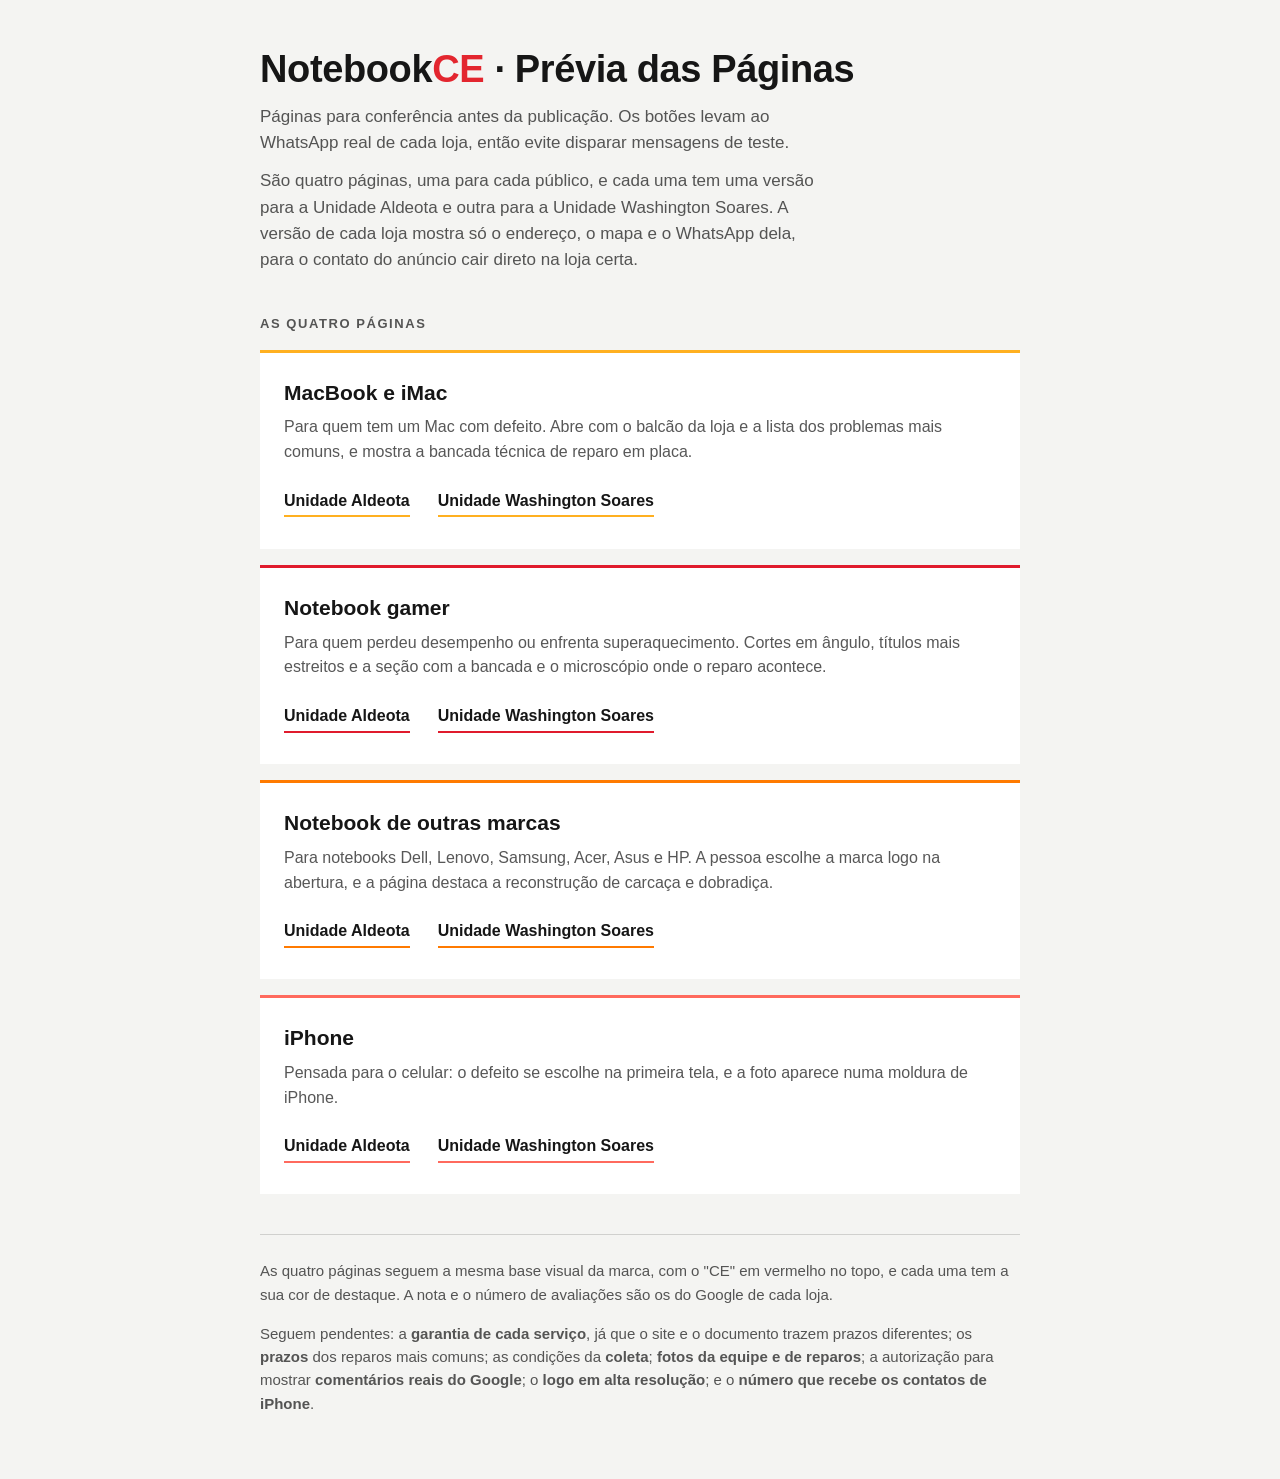
<file: index.html>
<!doctype html>
<html lang="pt-BR">
<head>
  <meta charset="utf-8">
  <meta name="viewport" content="width=device-width, initial-scale=1">
  <meta name="robots" content="noindex, nofollow">
  <title>NotebookCE · Prévia das Páginas</title>
  <style>
    :root {
      --papel:  #FFFFFF;
      --nevoa:  #F4F4F2;
      --tinta:  #161616;
      --marca:  #E3262F;
      --fio:    rgba(22, 22, 22, 0.16);
      --tinta-70: rgba(22, 22, 22, 0.72);
    }
    * { margin: 0; padding: 0; box-sizing: border-box; }
    body {
      font-family: -apple-system, BlinkMacSystemFont, 'Segoe UI', Arial, sans-serif;
      font-size: 17px;
      line-height: 1.55;
      color: var(--tinta);
      background: var(--nevoa);
      padding: 48px 16px 64px;
    }
    .miolo { max-width: 760px; margin: 0 auto; }
    h1 { font-size: clamp(28px, 5vw, 38px); line-height: 1.15; letter-spacing: -0.01em; }
    h1 span { color: var(--marca); }
    .apoio { color: var(--tinta-70); margin-top: 12px; max-width: 60ch; }
    .grupo { margin-top: 40px; font-size: 13px; font-weight: 700; letter-spacing: .12em; text-transform: uppercase; color: var(--tinta-70); }
    ul { list-style: none; margin-top: 16px; }
    li { background: var(--papel); border-top: 3px solid var(--cor); padding: 24px; margin-bottom: 16px; }
    li h2 { font-size: 21px; margin-bottom: 6px; }
    li p { color: var(--tinta-70); font-size: 16px; }
    .links { display: flex; flex-wrap: wrap; gap: 8px 28px; margin-top: 16px; }
    .links a { display: inline-flex; align-items: center; min-height: 44px; font-weight: 700; color: var(--tinta); text-decoration: none; }
    .links a span { border-bottom: 2px solid var(--cor); padding-bottom: 2px; }
    .links a:hover span { border-bottom-width: 3px; }
    .nota { margin-top: 40px; padding-top: 24px; border-top: 1px solid var(--fio); font-size: 15px; color: var(--tinta-70); }
    .nota + .nota { margin-top: 16px; padding-top: 0; border-top: 0; }
  </style>
</head>
<body>
  <div class="miolo">
    <h1>Notebook<span>CE</span> · Prévia das Páginas</h1>

    <p class="apoio">Páginas para conferência antes da publicação. Os botões levam ao WhatsApp real de cada loja, então evite disparar mensagens de teste.</p>

    <p class="apoio">São quatro páginas, uma para cada público, e cada uma tem uma versão para a Unidade Aldeota e outra para a Unidade Washington Soares. A versão de cada loja mostra só o endereço, o mapa e o WhatsApp dela, para o contato do anúncio cair direto na loja certa.</p>

    <p class="grupo">As quatro páginas</p>
    <ul>
      <li style="--cor: #ffb020">
        <h2>MacBook e iMac</h2>
        <p>Para quem tem um Mac com defeito. Abre com o balcão da loja e a lista dos problemas mais comuns, e mostra a bancada técnica de reparo em placa.</p>
        <p class="links"><a href="matriz/macbook-imac/"><span>Unidade Aldeota</span></a><a href="filial/macbook-imac/"><span>Unidade Washington Soares</span></a></p>
      </li>
      <li style="--cor: #e01b2d">
        <h2>Notebook gamer</h2>
        <p>Para quem perdeu desempenho ou enfrenta superaquecimento. Cortes em ângulo, títulos mais estreitos e a seção com a bancada e o microscópio onde o reparo acontece.</p>
        <p class="links"><a href="matriz/notebook-gamer/"><span>Unidade Aldeota</span></a><a href="filial/notebook-gamer/"><span>Unidade Washington Soares</span></a></p>
      </li>
      <li style="--cor: #ff7a00">
        <h2>Notebook de outras marcas</h2>
        <p>Para notebooks Dell, Lenovo, Samsung, Acer, Asus e HP. A pessoa escolhe a marca logo na abertura, e a página destaca a reconstrução de carcaça e dobradiça.</p>
        <p class="links"><a href="matriz/notebook-marcas/"><span>Unidade Aldeota</span></a><a href="filial/notebook-marcas/"><span>Unidade Washington Soares</span></a></p>
      </li>
      <li style="--cor: #ff6a5e">
        <h2>iPhone</h2>
        <p>Pensada para o celular: o defeito se escolhe na primeira tela, e a foto aparece numa moldura de iPhone.</p>
        <p class="links"><a href="matriz/iphone/"><span>Unidade Aldeota</span></a><a href="filial/iphone/"><span>Unidade Washington Soares</span></a></p>
      </li>
    </ul>

    <p class="nota">As quatro páginas seguem a mesma base visual da marca, com o "CE" em vermelho no topo, e cada uma tem a sua cor de destaque. A nota e o número de avaliações são os do Google de cada loja.</p>

    <p class="nota">Seguem pendentes: a <strong>garantia de cada serviço</strong>, já que o site e o documento trazem prazos diferentes; os <strong>prazos</strong> dos reparos mais comuns; as condições da <strong>coleta</strong>; <strong>fotos da equipe e de reparos</strong>; a autorização para mostrar <strong>comentários reais do Google</strong>; o <strong>logo em alta resolução</strong>; e o <strong>número que recebe os contatos de iPhone</strong>.</p>
  </div>
</body>
</html>
</file>
